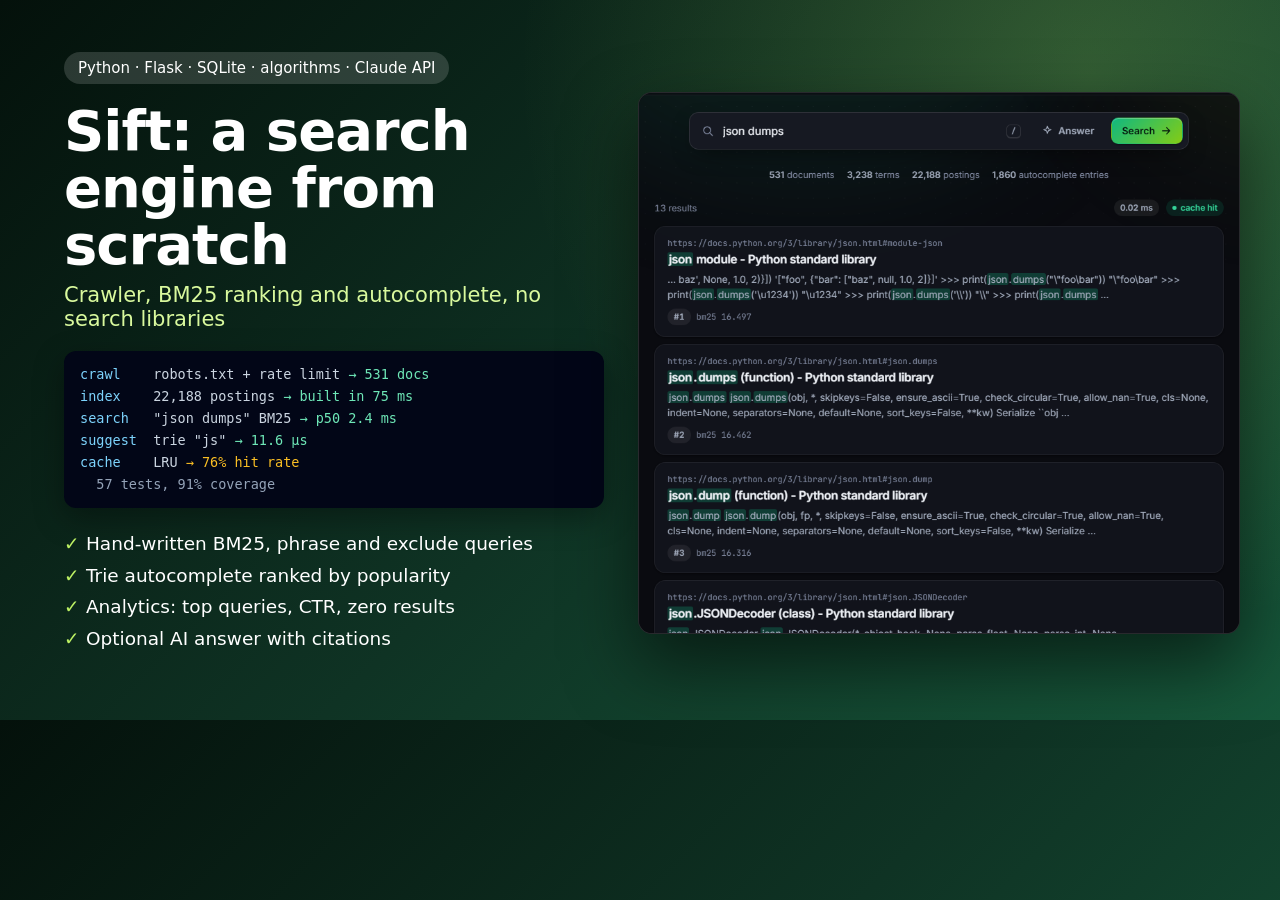
<file: examples/cover.html>
<!doctype html><html><head><meta charset="utf-8"><title>Sift search engine</title><style>
body { margin:0; width:1280px; height:720px; overflow:hidden; font-family:"Segoe UI",system-ui,sans-serif; background:linear-gradient(135deg,#04110b,#0f3324 52%,#16573a); color:#fff; position:relative; }
body::after { content:""; position:absolute; inset:0; background:radial-gradient(circle at 85% 10%, rgba(190,242,100,.20), transparent 45%); pointer-events:none; }
.left { position:absolute; left:64px; top:52px; width:540px; z-index:1; }
.badge { display:inline-block; background:rgba(255,255,255,.15); padding:7px 14px; border-radius:99px; font-size:15px; margin-bottom:18px; }
h1 { font-size:56px; line-height:1.02; margin:0 0 10px; letter-spacing:-1px; }
.tag { font-size:21px; color:#d9f99d; margin:0 0 20px; }
pre { background:#020617; color:#cbd5e1; border-radius:12px; padding:13px 16px; font:13.5px/1.62 Consolas, monospace; margin:0 0 20px; box-shadow:0 10px 30px rgba(0,0,0,.35); white-space:pre-wrap; }
pre .k { color:#7dd3fc; } pre .w { color:#fbbf24; } pre .g { color:#6ee7b7; } pre .m { color:#94a3b8; }
ul { list-style:none; padding:0; margin:0; font-size:18.5px; line-height:1.7; }
li::before { content:"✓  "; color:#bef264; font-weight:700; }
.shot { position:absolute; right:40px; top:92px; width:600px; height:540px; border-radius:14px; overflow:hidden; box-shadow:0 30px 70px rgba(0,0,0,.55); background:#0a0b10; border:1px solid rgba(255,255,255,.12); z-index:1; }
.shot img { width:1000px; display:block; margin-left:-200px; margin-top:-40px; }
</style></head><body>
<div class="left">
  <span class="badge">Python · Flask · SQLite · algorithms · Claude API</span>
  <h1>Sift: a search engine from scratch</h1>
  <p class="tag">Crawler, BM25 ranking and autocomplete, no search libraries</p>
  <pre><span class="k">crawl</span>    robots.txt + rate limit <span class="g">→ 531 docs</span>
<span class="k">index</span>    22,188 postings <span class="g">→ built in 75 ms</span>
<span class="k">search</span>   "json dumps" BM25 <span class="g">→ p50 2.4 ms</span>
<span class="k">suggest</span>  trie "js" <span class="g">→ 11.6 µs</span>
<span class="k">cache</span>    LRU <span class="w">→ 76% hit rate</span>
<span class="m">  57 tests, 91% coverage</span></pre>
  <ul>
    <li>Hand-written BM25, phrase and exclude queries</li>
    <li>Trie autocomplete ranked by popularity</li>
    <li>Analytics: top queries, CTR, zero results</li>
    <li>Optional AI answer with citations</li>
  </ul>
</div>
<div class="shot"><img src="screenshot-search.png" alt=""></div>
</body></html>
</file>
